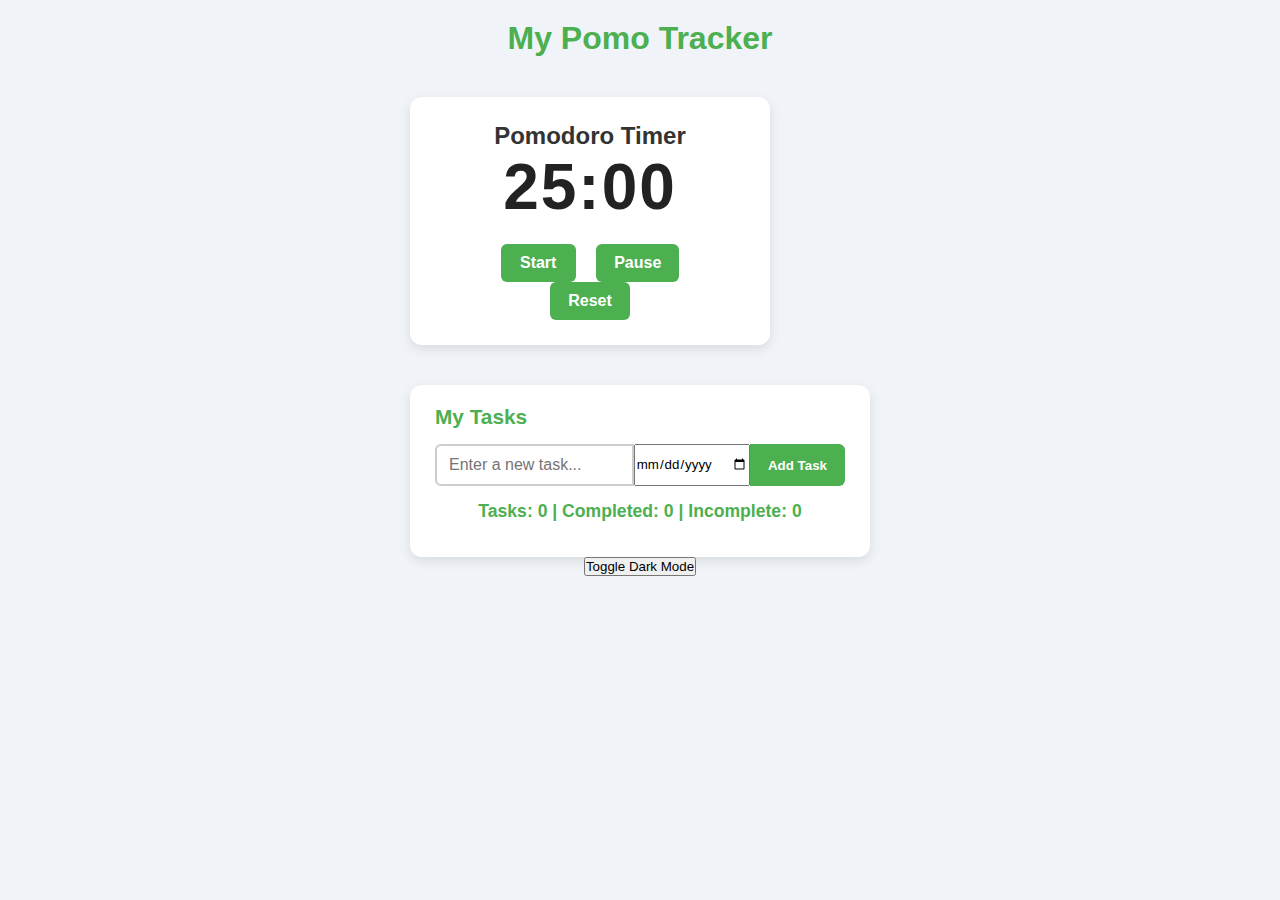
<file: index.html>
<!DOCTYPE html>
<html lang="en">
<head>
  <meta charset="UTF-8" />
  <meta name="viewport" content="width=device-width, initial-scale=1.0" />
  <title>My Offline Pomodoro Task Tracker</title>

  <!-- PWA Meta -->
  <link rel="manifest" href="manifest.json" />
  <meta name="theme-color" content="#4CAF50"/>

  <!-- This is where I linked the stylesheet -->
  <link rel="stylesheet" href="style.css" />

  <!-- This is the Icons section (optional, for dark mode or timer icons) -->
  <link rel="icon" type="image/png" href="pwa version tracker/icons/icon-192.png" />
  <link rel="icon" type="image/png" href="pwa version tracker/icons/icon-512.png" />
</head>
<body>

  <header>
    <h1>My Pomo Tracker</h1>
  </header>

  <main>

    <!-- The Pomodoro Timer Section -->
    <section class="timer-section">
      <h2 id="timer-indicator">Pomodoro Timer</h2>
      <div id="timer">25:00</div>
      <div class="timer-buttons">
        <button id="startBtn">Start</button>
        <button id="pauseBtn">Pause</button>
        <button id="resetBtn">Reset</button>
      </div>
    </section>

    <!-- Task Tracker Section -->
    <section class="task-section">
      <h2>My Tasks</h2>
      <form id="task-form">
        <input type="text" id="task-input" placeholder="Enter a new task..." required />
        <input type="date" id="deadline-input" /> <!-- Where user adds deadline input -->
        <button type="submit">Add Task</button>
      </form>

      <ul id="task-list"></ul>
    </section>

  </main>

  <!-- Install and Dark mode button -->
  <button id="installBtn" style="display:none; margin: 1em; padding: 0.5em 1em; font-size: 1rem;">Install App</button>
  <button id="dark-mode-toggle" style="margin-bottom: 20px;">Toggle Dark Mode</button>



  <!-- This is where I linked the JavaScript file -->
  <script src="app.js"></script>
  <script>
    if ('serviceWorker' in navigator) {
      window.addEventListener('load', () => {
        navigator.serviceWorker.register('service-worker.js')
          .then(reg => console.log("Service Worker registered:", reg))
          .catch(err => console.error("Service Worker error:", err));
      });
    }

    // PWA install prompt handling
    let deferredPrompt;
    const installBtn = document.getElementById('installBtn');

    window.addEventListener('beforeinstallprompt', (e) => {
      e.preventDefault(); // Prevent automatic prompt
      deferredPrompt = e;  // Save the event
      installBtn.style.display = 'inline-block'; // Install button is displayed
    });

    installBtn.addEventListener('click', async () => {
      installBtn.style.display = 'none'; // Install button gets hidden after click and prompt is shown
      if (!deferredPrompt) return;
      deferredPrompt.prompt(); // Show native prompt
      const { outcome } = await deferredPrompt.userChoice;
      if (outcome === 'accepted') {
        console.log('User accepted the install prompt');
      } else {
        console.log('User dismissed the install prompt');
      }
      deferredPrompt = null;
    });
  </script>
</body>
</html>
</file>
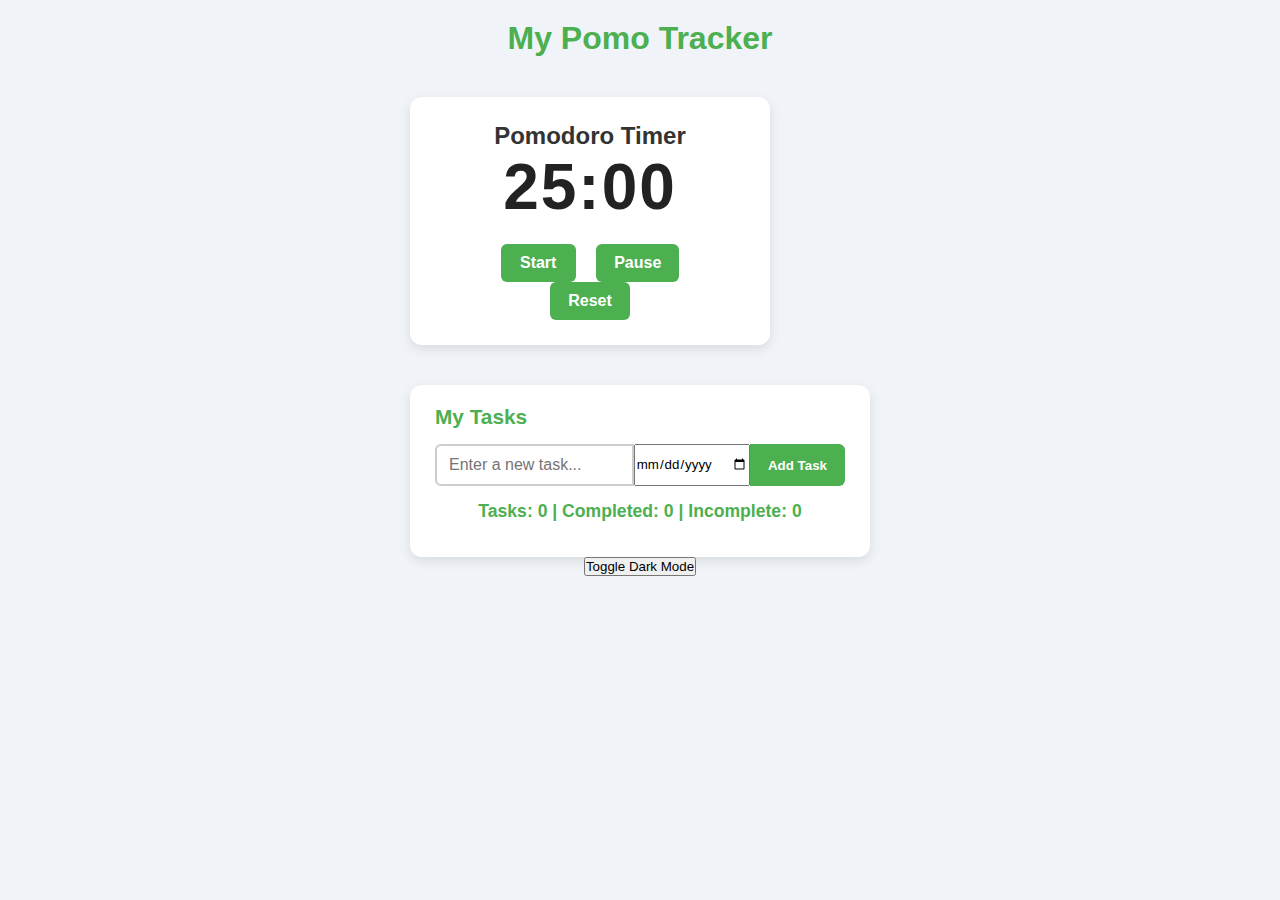
<file: pwa version tracker/index.html>
<!DOCTYPE html>
<html lang="en">
<head>
  <meta charset="UTF-8" />
  <meta name="viewport" content="width=device-width, initial-scale=1.0" />
  <title>My Offline Pomodoro Task Tracker</title>

  <!-- PWA Meta -->
  <link rel="manifest" href="manifest.json" />
  <meta name="theme-color" content="#4CAF50"/>

  <!-- This is where I linked the stylesheet -->
  <link rel="stylesheet" href="style.css" />

  <!-- This is where I put the Icons section (optional, for dark mode or timer icons) -->
  <link rel="icon" type="image/png" href="pwa version tracker/icons/icon-192.png" />
  <link rel="icon" type="image/png" href="pwa version tracker/icons/icon-512.png" />
</head>
<body>

  <header>
    <h1>My Pomo Tracker </h1>
  </header>

  <main>

    <!-- The Pomodoro Timer Section -->
    <section class="timer-section">
      <h2 id="timer-indicator">Pomodoro Timer</h2>
      <div id="timer">25:00</div>
      <div class="timer-buttons">
        <button id="startBtn">Start</button>
        <button id="pauseBtn">Pause</button>
        <button id="resetBtn">Reset</button>
      </div>
    </section>

    <!-- Task Tracker Section -->
    <section class="task-section">
      <h2>My Tasks</h2>
      <form id="task-form">
        <input type="text" id="task-input" placeholder="Enter a new task..." required />
        <input type="date" id="deadline-input" /> <!-- Where user adds deadline input -->
        <button type="submit">Add Task</button>
      </form>

      <ul id="task-list"></ul>
    </section>

  </main>

  <!-- Install and Dark mode button -->
  <button id="installBtn" style="display:none; margin: 1em; padding: 0.5em 1em; font-size: 1rem;">Install App</button>
  <button id="dark-mode-toggle" style="margin-bottom: 20px;">Toggle Dark Mode</button>

  <!-- This is where I linked the JavaScript file -->
  <script src="app.js"></script>
  <script>
    if ('serviceWorker' in navigator) {
      window.addEventListener('load', () => {
        navigator.serviceWorker.register('service-worker.js')
          .then(reg => console.log("Service Worker registered:", reg))
          .catch(err => console.error("Service Worker error:", err));
      });
    }

    // PWA install prompt handling
    let deferredPrompt;
    const installBtn = document.getElementById('installBtn');

    window.addEventListener('beforeinstallprompt', (e) => {
      e.preventDefault(); // Prevent automatic prompt
      deferredPrompt = e;  // Save the event
      installBtn.style.display = 'inline-block'; // Install button is displayed
    });

    installBtn.addEventListener('click', async () => {
      installBtn.style.display = 'none'; // Install button gets hidden after click and prompt is shown
      if (!deferredPrompt) return;
      deferredPrompt.prompt(); // Show native prompt
      const { outcome } = await deferredPrompt.userChoice;
      if (outcome === 'accepted') {
        console.log('User accepted the install prompt');
      } else {
        console.log('User dismissed the install prompt');
      }
      deferredPrompt = null;
    });
  </script>
</body>
</html>
</file>
<file: style.css>
/* Basic Reset & Fonts */
* {
  margin: 0;
  padding: 0;
  box-sizing: border-box;
  font-family: 'Segoe UI', Tahoma, Geneva, Verdana, sans-serif;
  user-select: none;
  -webkit-user-select: none;
}

body {
  background: #f0f4f8;
  color: #333;
  min-height: 100vh;
  display: flex;
  flex-direction: column;
  align-items: center;
  padding: 20px;
}

/* Header */
header h1 {
  font-size: 2rem;
  color: #4caf50;
  margin-bottom: 40px;
  text-align: center;
}

/* Timer Section */
.timer-section {
  background: white;
  padding: 25px 40px;
  border-radius: 12px;
  box-shadow: 0 4px 12px rgba(0,0,0,0.1);
  width: 100%;
  max-width: 360px;
  text-align: center;
  margin-bottom: 40px;
}

.timer-section h2#timer-label {
  font-weight: 600;
  font-size: 1.4rem;
  margin-bottom: 15px;
  color: #4caf50;
}

#timer {
  font-size: 4rem;
  font-weight: 700;
  color: #222;
  margin-bottom: 20px;
  letter-spacing: 2px;
}

.timer-buttons button {
  background: #4caf50;
  border: none;
  color: white;
  font-weight: 600;
  padding: 10px 18px;
  margin: 0 8px;
  border-radius: 6px;
  cursor: pointer;
  transition: background-color 0.3s ease;
  font-size: 1rem;
  min-width: 75px;
}

.timer-buttons button:hover {
  background: #388e3c;
}

/* Task Section */
.task-section {
  width: 100%;
  max-width: 460px;
  background: white;
  padding: 20px 25px;
  border-radius: 12px;
  box-shadow: 0 4px 12px rgba(0,0,0,0.1);
}

.task-section h2 {
  margin-bottom: 15px;
  font-weight: 600;
  font-size: 1.3rem;
  color: #4caf50;
}

#task-form {
  display: flex;
  margin-bottom: 15px;
  flex-wrap: wrap;
}

#task-input {
  flex: 1;
  padding: 10px 12px;
  font-size: 1rem;
  border: 2px solid #ccc;
  border-radius: 6px 0 0 6px;
  outline: none;
  transition: border-color 0.3s ease;
  min-width: 0;
}

#task-input:focus {
  border-color: #4caf50;
}

#task-form button {
  background: #4caf50;
  border: none;
  color: white;
  padding: 10px 18px;
  font-weight: 600;
  cursor: pointer;
  border-radius: 0 6px 6px 0;
  transition: background-color 0.3s ease;
}

#task-form button:hover {
  background: #388e3c;
}

#task-list {
  list-style: none;
  max-height: 240px;
  overflow-y: auto;
  padding-right: 5px;
}

#task-list li {
  background: #e8f5e9;
  color: #2e7d32;
  padding: 10px 14px;
  border-radius: 6px;
  margin-bottom: 8px;
  display: flex;
  justify-content: space-between;
  align-items: center;
  font-weight: 600;
  cursor: pointer;
  transition: background-color 0.3s ease;
  flex-wrap: wrap;
}

#task-list li.done {
  text-decoration: line-through;
  color: #777;
  background: #c8e6c9;
}

#task-list li:hover {
  background: #d0f0d6;
}

#task-list button {
  background: none;
  border: none;
  color: #c62828;
  font-size: 1.2rem;
  cursor: pointer;
  padding: 0 6px;
  font-weight: 700;
  transition: color 0.3s ease;
}

#task-list button:hover {
  color: #8e0000;
}

.task-edit-btn {
  background: none;
  border: none;
  color: #1976d2;
  font-size: 1.1rem;
  cursor: pointer;
  margin-left: 8px;
  font-weight: 700;
  transition: color 0.3s ease;
}

.task-edit-btn:hover {
  color: #0d47a1;
}

.task-edit-input,
.task-edit-deadline-input {
  font-size: 1rem;
  padding: 4px 8px;
  border: 1px solid #4caf50;
  border-radius: 4px;
  margin-right: 8px;
}

.task-edit-deadline-input {
  width: 140px;
}

/* Display deadline under each task item */
.task-deadline {
  display: block;
  font-size: 0.85rem;
  color: #4caf50;
  margin-top: 4px;
  margin-left: 1.5em;
  font-style: italic;
  width: 100%;
}

/* Dark Mode Styles */
body.dark-mode {
  background: #121212;
  color: #f5f5f5;
}

body.dark-mode .timer-section,
body.dark-mode .task-section {
  background: #1e1e1e;
  box-shadow: 0 4px 12px rgba(255, 255, 255, 0.05);
}

body.dark-mode #timer {
  color: #fff;
}

body.dark-mode #task-input {
  background: #2c2c2c;
  color: #fff;
  border-color: #555;
}

body.dark-mode #task-list li {
  background: #2e7d32;
  color: #ffffff;
}

body.dark-mode #task-list li.done {
  background: #558b2f;
  color: #ccc;
}

body.dark-mode .task-deadline {
  color: #b2ff59;
}

/* Responsive Layout */
@media (max-width: 480px) {
  .timer-section,
  .task-section {
    width: 100%;
    padding: 20px;
  }

  #task-form {
    flex-direction: column;
  }

  #task-input, #task-form button {
    width: 100%;
    border-radius: 6px;
    margin-top: 10px;
  }

  #task-form button {
    border-radius: 6px;
  }
}

/* Task count display */
#task-count {
  font-weight: 600;
  color: #4caf50;
  margin: 10px 0;
  font-size: 1.1rem;
  text-align: center;
}

/* Style for the checkboxes inside task items */
#task-list li input[type="checkbox"] {
  transform: scale(1.2);
  cursor: pointer;
  margin-right: 10px;
}

/* Style for edit and delete buttons inside tasks */
#task-list button.edit-btn,
#task-list button.delete-btn {
  background-color: #4caf50;
  color: white;
  border: none;
  border-radius: 4px;
  padding: 3px 8px;
  font-size: 0.85rem;
  cursor: pointer;
  transition: background-color 0.3s ease;
  margin-left: 8px;
}

#task-list button.edit-btn:hover {
  background-color: #388e3c;
}

#task-list button.delete-btn {
  background-color: #c62828;
}

#task-list button.delete-btn:hover {
  background-color: #8e0000;
}

/* Adjust list item flex alignment */
#task-list li {
  display: flex;
  align-items: center;
  justify-content: flex-start;
}

/* Strike-through completed task text */
#task-list li span {
  flex: 1;
}

/* Dark mode adjustments */
body.dark-mode #task-count {
  color: #81c784;
}

body.dark-mode #task-list button.edit-btn {
  background-color: #81c784;
  color: #333;
}

body.dark-mode #task-list button.edit-btn:hover {
  background-color: #4caf50;
}

body.dark-mode #task-list button.delete-btn {
  background-color: #e57373;
  color: #333;
}

body.dark-mode #task-list button.delete-btn:hover {
  background-color: #c62828;
}
</file>
<file: pwa version tracker/style.css>
/* Basic Reset & Fonts */
* {
  margin: 0;
  padding: 0;
  box-sizing: border-box;
  font-family: 'Segoe UI', Tahoma, Geneva, Verdana, sans-serif;
  user-select: none;
  -webkit-user-select: none;
}

body {
  background: #f0f4f8;
  color: #333;
  min-height: 100vh;
  display: flex;
  flex-direction: column;
  align-items: center;
  padding: 20px;
}

/* Header */
header h1 {
  font-size: 2rem;
  color: #4caf50;
  margin-bottom: 40px;
  text-align: center;
}

/* Timer Section */
.timer-section {
  background: white;
  padding: 25px 40px;
  border-radius: 12px;
  box-shadow: 0 4px 12px rgba(0,0,0,0.1);
  width: 100%;
  max-width: 360px;
  text-align: center;
  margin-bottom: 40px;
}

.timer-section h2#timer-label {
  font-weight: 600;
  font-size: 1.4rem;
  margin-bottom: 15px;
  color: #4caf50;
}

#timer {
  font-size: 4rem;
  font-weight: 700;
  color: #222;
  margin-bottom: 20px;
  letter-spacing: 2px;
}

.timer-buttons button {
  background: #4caf50;
  border: none;
  color: white;
  font-weight: 600;
  padding: 10px 18px;
  margin: 0 8px;
  border-radius: 6px;
  cursor: pointer;
  transition: background-color 0.3s ease;
  font-size: 1rem;
  min-width: 75px;
}

.timer-buttons button:hover {
  background: #388e3c;
}

/* Task Section */
.task-section {
  width: 100%;
  max-width: 460px;
  background: white;
  padding: 20px 25px;
  border-radius: 12px;
  box-shadow: 0 4px 12px rgba(0,0,0,0.1);
}

.task-section h2 {
  margin-bottom: 15px;
  font-weight: 600;
  font-size: 1.3rem;
  color: #4caf50;
}

#task-form {
  display: flex;
  margin-bottom: 15px;
  flex-wrap: wrap;
}

#task-input {
  flex: 1;
  padding: 10px 12px;
  font-size: 1rem;
  border: 2px solid #ccc;
  border-radius: 6px 0 0 6px;
  outline: none;
  transition: border-color 0.3s ease;
  min-width: 0;
}

#task-input:focus {
  border-color: #4caf50;
}

#task-form button {
  background: #4caf50;
  border: none;
  color: white;
  padding: 10px 18px;
  font-weight: 600;
  cursor: pointer;
  border-radius: 0 6px 6px 0;
  transition: background-color 0.3s ease;
}

#task-form button:hover {
  background: #388e3c;
}

#task-list {
  list-style: none;
  max-height: 240px;
  overflow-y: auto;
  padding-right: 5px;
}

#task-list li {
  background: #e8f5e9;
  color: #2e7d32;
  padding: 10px 14px;
  border-radius: 6px;
  margin-bottom: 8px;
  display: flex;
  justify-content: space-between;
  align-items: center;
  font-weight: 600;
  cursor: pointer;
  transition: background-color 0.3s ease;
  flex-wrap: wrap;
}

#task-list li.done {
  text-decoration: line-through;
  color: #777;
  background: #c8e6c9;
}

#task-list li:hover {
  background: #d0f0d6;
}

#task-list button {
  background: none;
  border: none;
  color: #c62828;
  font-size: 1.2rem;
  cursor: pointer;
  padding: 0 6px;
  font-weight: 700;
  transition: color 0.3s ease;
}

#task-list button:hover {
  color: #8e0000;
}

.task-edit-btn {
  background: none;
  border: none;
  color: #1976d2;
  font-size: 1.1rem;
  cursor: pointer;
  margin-left: 8px;
  font-weight: 700;
  transition: color 0.3s ease;
}

.task-edit-btn:hover {
  color: #0d47a1;
}

.task-edit-input,
.task-edit-deadline-input {
  font-size: 1rem;
  padding: 4px 8px;
  border: 1px solid #4caf50;
  border-radius: 4px;
  margin-right: 8px;
}

.task-edit-deadline-input {
  width: 140px;
}


/* Display deadline under each task item */
.task-deadline {
  display: block;
  font-size: 0.85rem;
  color: #4caf50;
  margin-top: 4px;
  margin-left: 1.5em;
  font-style: italic;
  width: 100%;
}

/* Dark Mode Styles */
body.dark-mode {
  background: #121212;
  color: #f5f5f5;
}

body.dark-mode .timer-section,
body.dark-mode .task-section {
  background: #1e1e1e;
  box-shadow: 0 4px 12px rgba(255, 255, 255, 0.05);
}

body.dark-mode #timer {
  color: #fff;
}

body.dark-mode #task-input {
  background: #2c2c2c;
  color: #fff;
  border-color: #555;
}

body.dark-mode #task-list li {
  background: #2e7d32;
  color: #ffffff;
}

body.dark-mode #task-list li.done {
  background: #558b2f;
  color: #ccc;
}

body.dark-mode .task-deadline {
  color: #b2ff59;
}

/* Responsive Layout */
@media (max-width: 480px) {
  .timer-section,
  .task-section {
    width: 100%;
    padding: 20px;
  }

  #task-form {
    flex-direction: column;
  }

  #task-input, #task-form button {
    width: 100%;
    border-radius: 6px;
    margin-top: 10px;
  }

  #task-form button {
    border-radius: 6px;
  }
}

/* Task count display */
#task-count {
  font-weight: 600;
  color: #4caf50;
  margin: 10px 0;
  font-size: 1.1rem;
  text-align: center;
}

/* Style for the checkboxes inside task items */
#task-list li input[type="checkbox"] {
  transform: scale(1.2);
  cursor: pointer;
  margin-right: 10px;
}

/* Style for edit and delete buttons inside tasks */
#task-list button.edit-btn,
#task-list button.delete-btn {
  background-color: #4caf50;
  color: white;
  border: none;
  border-radius: 4px;
  padding: 3px 8px;
  font-size: 0.85rem;
  cursor: pointer;
  transition: background-color 0.3s ease;
  margin-left: 8px;
}

#task-list button.edit-btn:hover {
  background-color: #388e3c;
}

#task-list button.delete-btn {
  background-color: #c62828;
}

#task-list button.delete-btn:hover {
  background-color: #8e0000;
}

/* Adjust list item flex alignment */
#task-list li {
  display: flex;
  align-items: center;
  justify-content: flex-start;
}

/* Strike-through completed task text */
#task-list li span {
  flex: 1;
}

/* Dark mode adjustments */
body.dark-mode #task-count {
  color: #81c784;
}

body.dark-mode #task-list button.edit-btn {
  background-color: #81c784;
  color: #333;
}

body.dark-mode #task-list button.edit-btn:hover {
  background-color: #4caf50;
}

body.dark-mode #task-list button.delete-btn {
  background-color: #e57373;
  color: #333;
}

body.dark-mode #task-list button.delete-btn:hover {
  background-color: #c62828;
}
</file>
